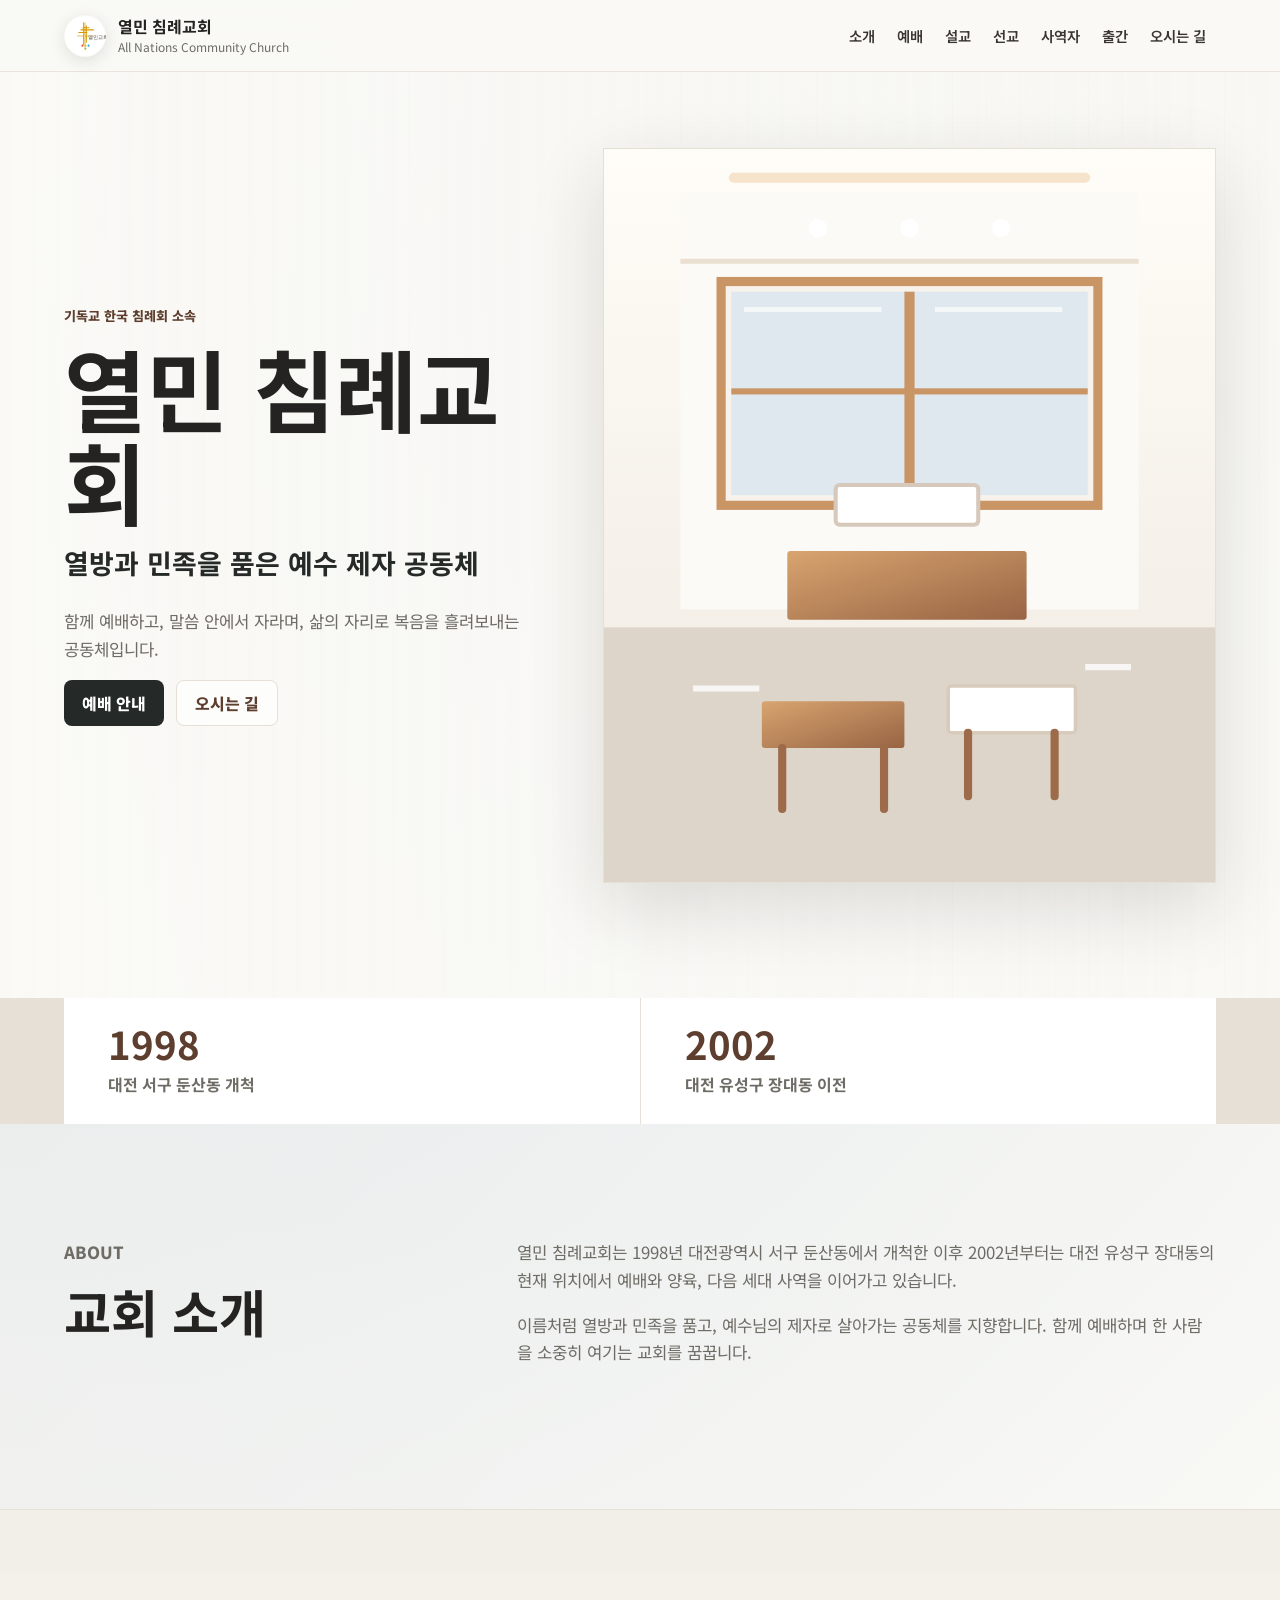
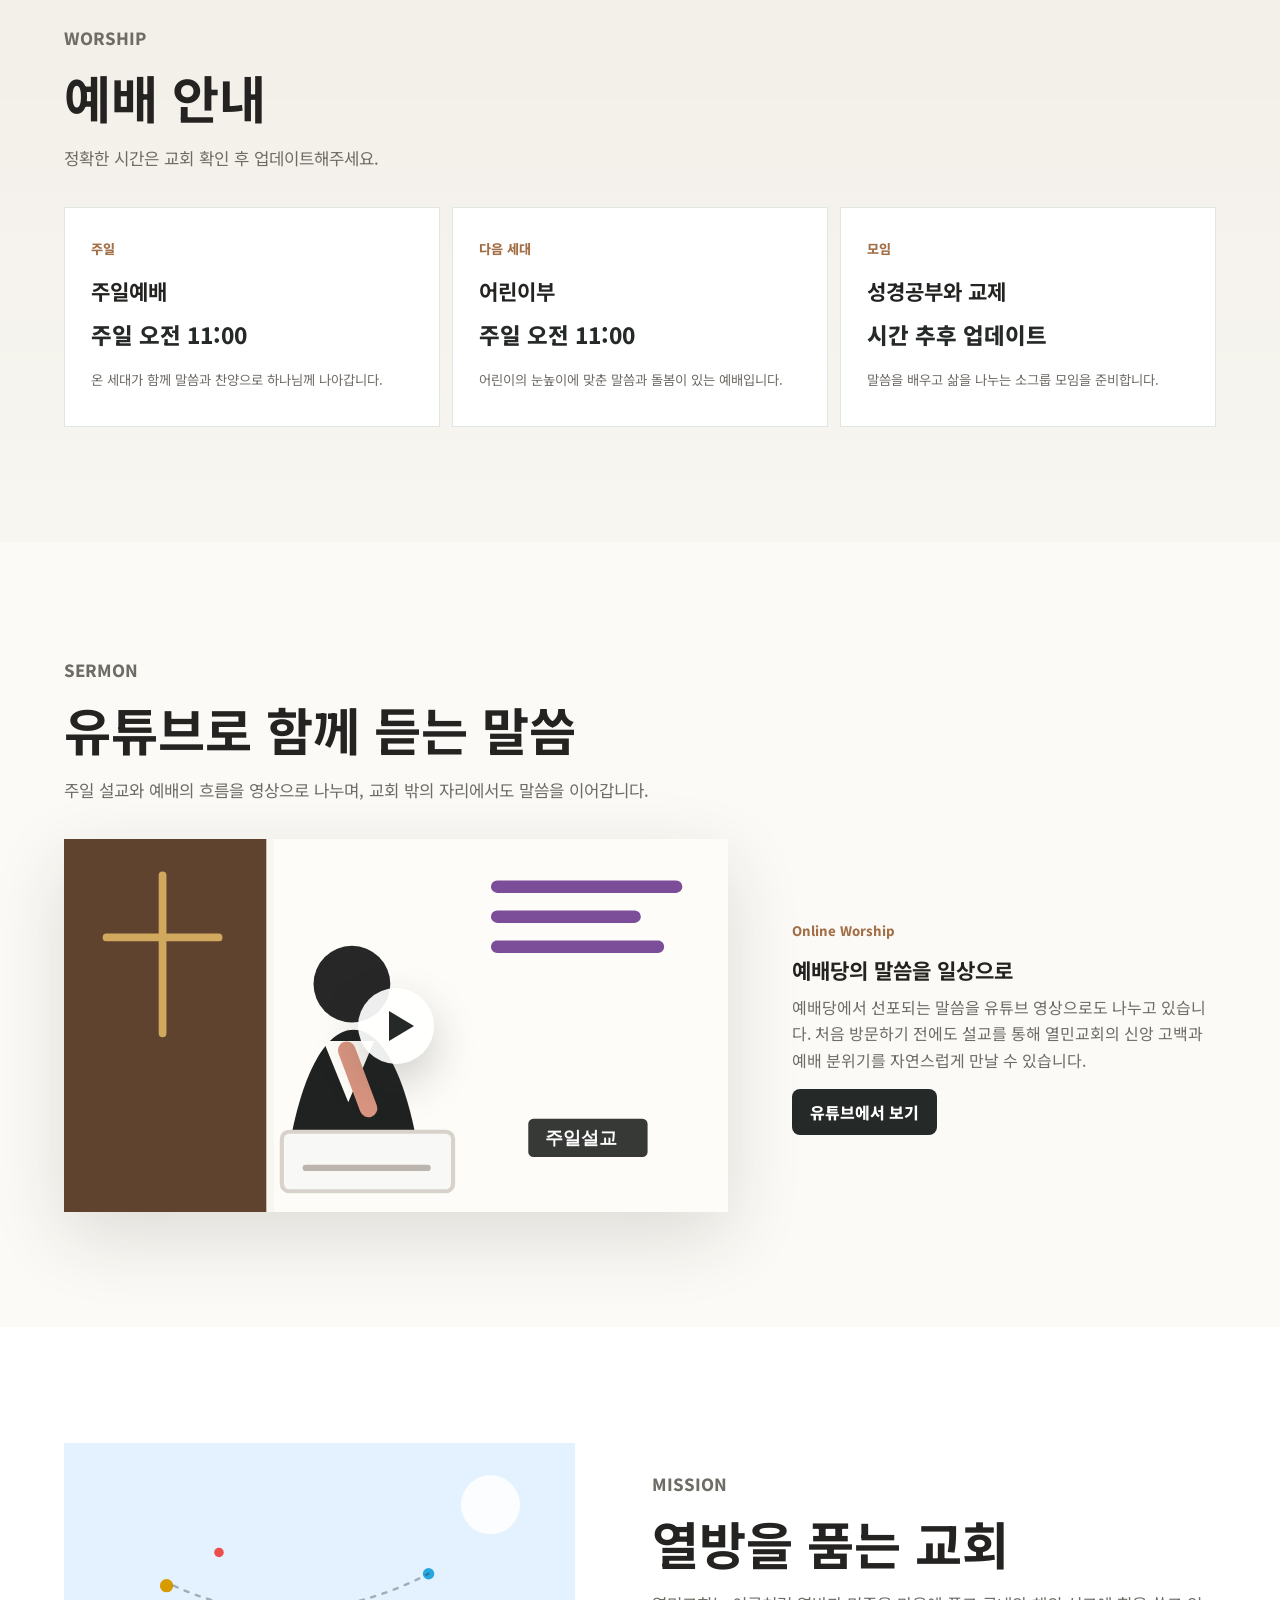
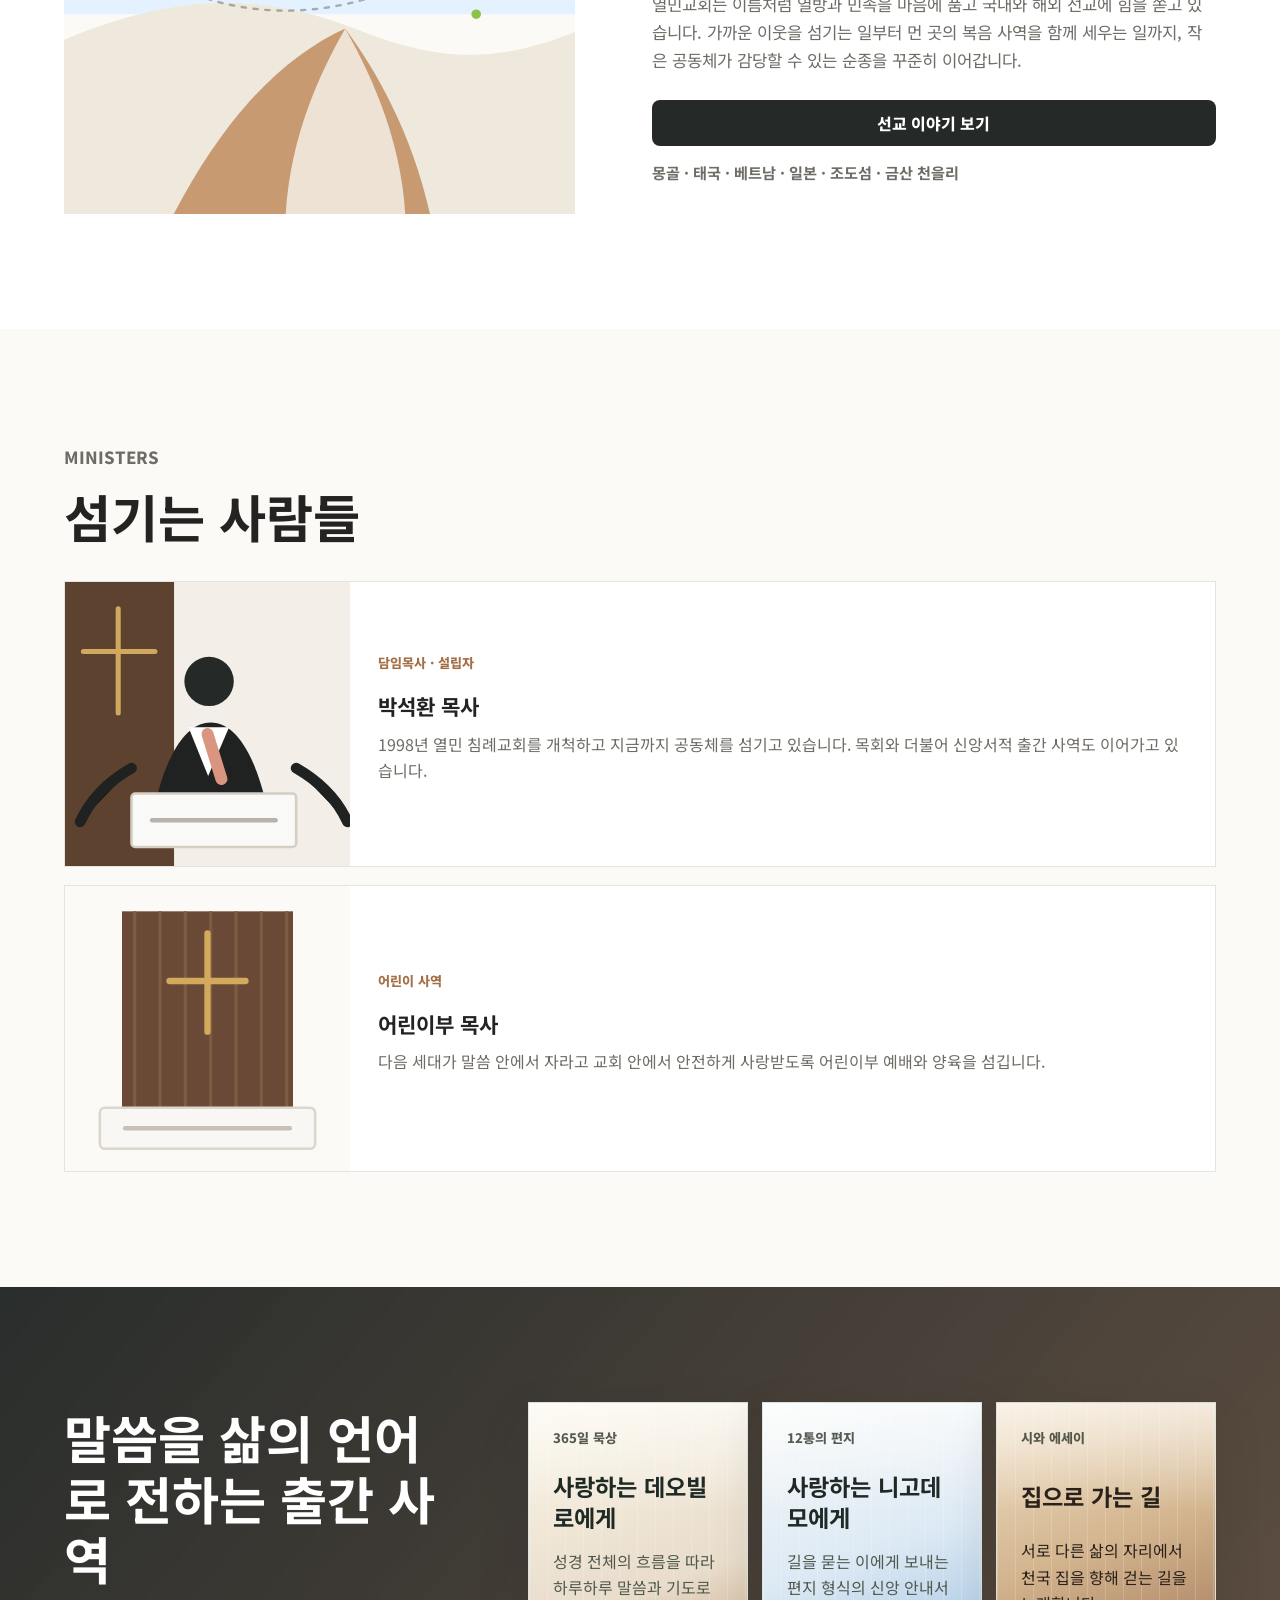
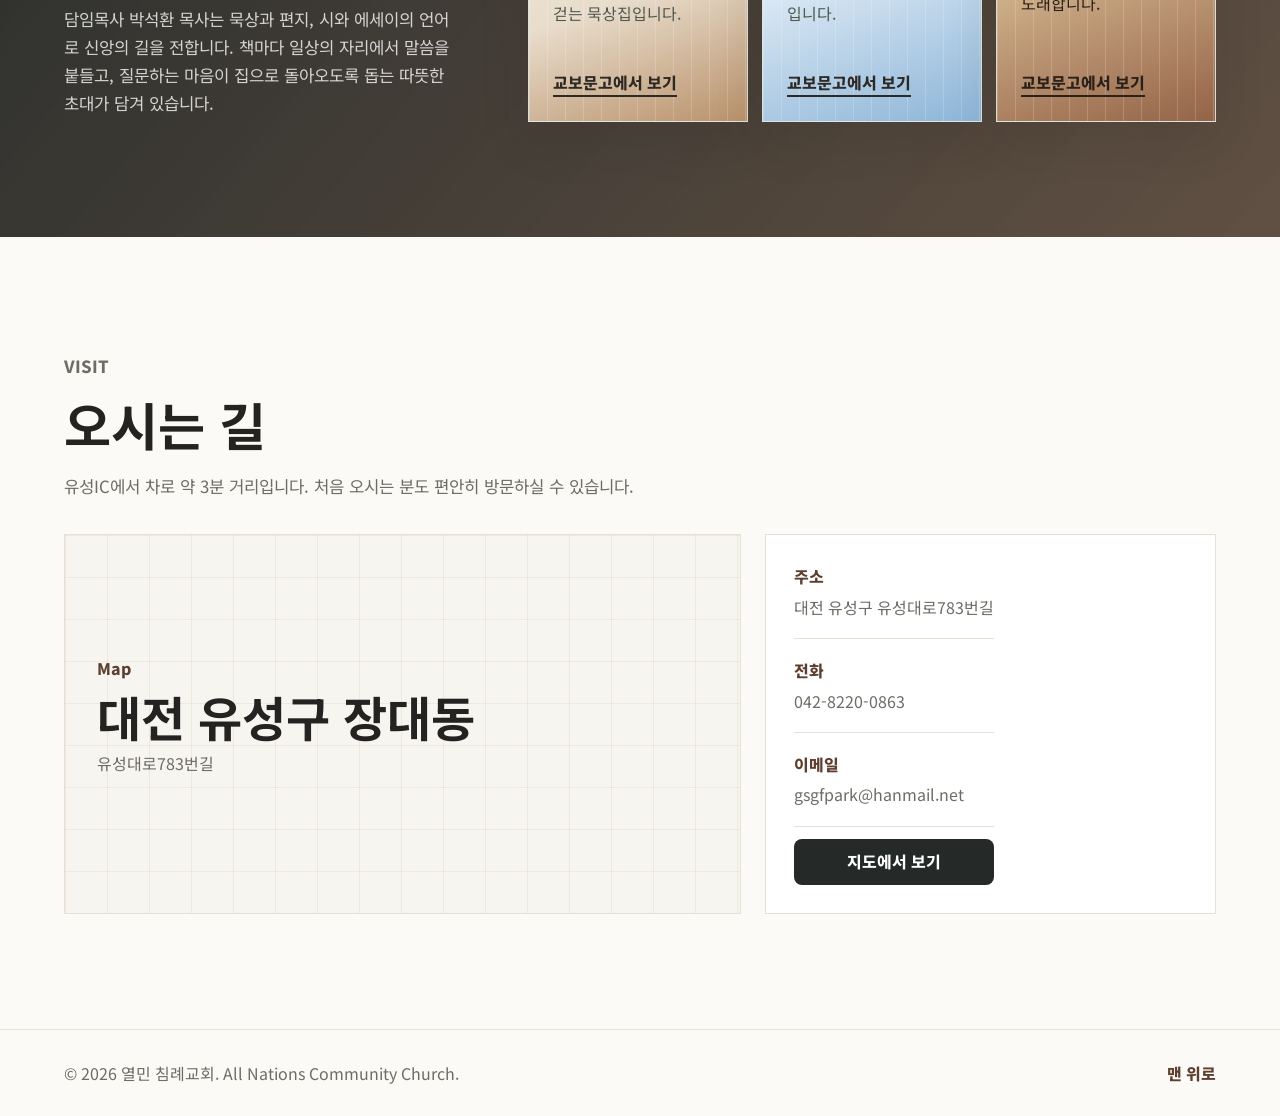
<file: index.html>
<!doctype html>
<html lang="ko">
  <head>
    <meta charset="utf-8" />
    <meta name="viewport" content="width=device-width, initial-scale=1" />
    <meta
      name="description"
      content="열민 침례교회는 대전 유성구 장대동에 위치한 기독교 한국 침례회 교회이며 열방과 민족을 품은 예수 제자 공동체입니다."
    />
    <title>열민 침례교회 | All Nations Community Church</title>
    <link rel="preconnect" href="https://fonts.googleapis.com" />
    <link rel="preconnect" href="https://fonts.gstatic.com" crossorigin />
    <link
      href="https://fonts.googleapis.com/css2?family=Noto+Sans+KR:wght@400;500;700;800&display=swap"
      rel="stylesheet"
    />
    <link rel="stylesheet" href="styles.css" />
  </head>
  <body>
    <header class="site-header" data-header>
      <a class="brand" href="#home" aria-label="열민 침례교회 홈">
        <img class="brand-logo" src="assets/yulmin-logo.svg" alt="" />
        <span>
          <strong>열민 침례교회</strong>
          <small>All Nations Community Church</small>
        </span>
      </a>

      <button class="nav-toggle" type="button" aria-expanded="false" aria-controls="site-nav">
        <span></span>
        <span></span>
        <span></span>
        <span class="sr-only">메뉴 열기</span>
      </button>

      <nav class="site-nav" id="site-nav" aria-label="주요 메뉴">
        <a href="#about">소개</a>
        <a href="#worship">예배</a>
        <a href="#sermon">설교</a>
        <a href="missions.html">선교</a>
        <a href="#ministers">사역자</a>
        <a href="#books">출간</a>
        <a href="#visit">오시는 길</a>
      </nav>
    </header>

    <main>
      <section class="hero section" id="home">
        <div class="hero-copy">
          <p class="eyebrow">기독교 한국 침례회 소속</p>
          <h1>열민 침례교회</h1>
          <p class="hero-subtitle">열방과 민족을 품은 예수 제자 공동체</p>
          <p class="hero-text">
            함께 예배하고, 말씀 안에서 자라며, 삶의 자리로
            복음을 흘려보내는 공동체입니다.
          </p>
          <div class="hero-actions">
            <a class="button primary" href="#worship">예배 안내</a>
            <a class="button ghost" href="#visit">오시는 길</a>
          </div>
        </div>
        <figure class="hero-visual">
          <img src="assets/church-lounge.svg" alt="화이트 우드 톤의 밝은 교회 공간 이미지" />
        </figure>
      </section>

      <section class="section intro-strip" aria-label="교회 핵심 정보">
        <div>
          <strong>1998</strong>
          <span>대전 서구 둔산동 개척</span>
        </div>
        <div>
          <strong>2002</strong>
          <span>대전 유성구 장대동 이전</span>
        </div>
      </section>

      <section class="section split" id="about">
        <div class="section-heading">
          <p class="eyebrow">About</p>
          <h2>교회 소개</h2>
        </div>
        <div class="section-body">
          <p>
            열민 침례교회는 1998년 대전광역시 서구 둔산동에서 개척한 이후
            2002년부터는 대전 유성구 장대동의 현재 위치에서 예배와 양육,
            다음 세대 사역을 이어가고 있습니다.
          </p>
          <p>
            이름처럼 열방과 민족을 품고, 예수님의 제자로 살아가는 공동체를 지향합니다.
            함께 예배하며 한 사람을 소중히 여기는 교회를 꿈꿉니다.
          </p>
        </div>
      </section>

      <section class="section worship" id="worship">
        <div class="section-heading">
          <p class="eyebrow">Worship</p>
          <h2>예배 안내</h2>
          <p>정확한 시간은 교회 확인 후 업데이트해주세요.</p>
        </div>
        <div class="worship-grid">
          <article class="info-card">
            <span class="card-label">주일</span>
            <h3>주일예배</h3>
            <p>주일 오전 11:00</p>
            <small>온 세대가 함께 말씀과 찬양으로 하나님께 나아갑니다.</small>
          </article>
          <article class="info-card">
            <span class="card-label">다음 세대</span>
            <h3>어린이부</h3>
            <p>주일 오전 11:00</p>
            <small>어린이의 눈높이에 맞춘 말씀과 돌봄이 있는 예배입니다.</small>
          </article>
          <article class="info-card">
            <span class="card-label">모임</span>
            <h3>성경공부와 교제</h3>
            <p>시간 추후 업데이트</p>
            <small>말씀을 배우고 삶을 나누는 소그룹 모임을 준비합니다.</small>
          </article>
        </div>
      </section>

      <section class="section sermon" id="sermon">
        <div class="section-heading">
          <p class="eyebrow">Sermon</p>
          <h2>유튜브로 함께 듣는 말씀</h2>
          <p>주일 설교와 예배의 흐름을 영상으로 나누며, 교회 밖의 자리에서도 말씀을 이어갑니다.</p>
        </div>
        <div class="sermon-layout">
          <a class="sermon-feature" href="https://www.youtube.com/results?search_query=%EC%97%B4%EB%AF%BC%EA%B5%90%ED%9A%8C+%EB%B0%95%EC%84%9D%ED%99%98+%EC%84%A4%EA%B5%90" target="_blank" rel="noreferrer" aria-label="열민교회 설교 유튜브 검색 결과 보기">
            <img src="assets/sermon-youtube.svg" alt="담임목사 설교 영상 썸네일 이미지" />
            <span class="play-button" aria-hidden="true"></span>
          </a>
          <div class="sermon-copy">
            <span>Online Worship</span>
            <h3>예배당의 말씀을 일상으로</h3>
            <p>
              예배당에서 선포되는 말씀을 유튜브 영상으로도 나누고 있습니다. 처음 방문하기
              전에도 설교를 통해 열민교회의 신앙 고백과 예배 분위기를 자연스럽게 만날 수 있습니다.
            </p>
            <a class="button primary" href="https://www.youtube.com/results?search_query=%EC%97%B4%EB%AF%BC%EA%B5%90%ED%9A%8C+%EB%B0%95%EC%84%9D%ED%99%98+%EC%84%A4%EA%B5%90" target="_blank" rel="noreferrer">
              유튜브에서 보기
            </a>
          </div>
        </div>
      </section>

      <section class="section mission" id="mission">
        <div class="mission-visual">
          <img src="assets/mission-path.svg" alt="국내와 해외 선교를 상징하는 길과 빛 이미지" />
        </div>
        <div class="mission-copy">
          <p class="eyebrow">Mission</p>
          <h2>열방을 품는 교회</h2>
          <p>
            열민교회는 이름처럼 열방과 민족을 마음에 품고 국내와 해외 선교에 힘을 쏟고
            있습니다. 가까운 이웃을 섬기는 일부터 먼 곳의 복음 사역을 함께 세우는 일까지,
            작은 공동체가 감당할 수 있는 순종을 꾸준히 이어갑니다.
          </p>
          <div class="mission-links">
            <a class="button primary" href="missions.html">선교 이야기 보기</a>
            <span>몽골 · 태국 · 베트남 · 일본 · 조도섬 · 금산 천을리</span>
          </div>
        </div>
      </section>

      <section class="section ministers" id="ministers">
        <div class="section-heading">
          <p class="eyebrow">Ministers</p>
          <h2>섬기는 사람들</h2>
        </div>
        <div class="minister-list">
          <article class="minister-card">
            <img src="assets/pastor-sermon.svg" alt="예배당에서 말씀을 전하는 박석환 담임목사 이미지" />
            <div>
              <span>담임목사 · 설립자</span>
              <h3>박석환 목사</h3>
              <p>
                1998년 열민 침례교회를 개척하고 지금까지 공동체를 섬기고 있습니다.
                목회와 더불어 신앙서적 출간 사역도 이어가고 있습니다.
              </p>
            </div>
          </article>
          <article class="minister-card">
            <img src="assets/sanctuary-wood.svg" alt="나무 십자가가 있는 예배당 이미지" />
            <div>
              <span>어린이 사역</span>
              <h3>어린이부 목사</h3>
              <p>
                다음 세대가 말씀 안에서 자라고 교회 안에서 안전하게 사랑받도록
                어린이부 예배와 양육을 섬깁니다.
              </p>
            </div>
          </article>
        </div>
      </section>

      <section class="section books" id="books">
        <div class="book-copy">
          <p class="eyebrow"></p>
          <h2>말씀을 삶의 언어로 전하는 출간 사역</h2>
          <p>
            담임목사 박석환 목사는 묵상과 편지, 시와 에세이의 언어로 신앙의 길을
            전합니다. 책마다 일상의 자리에서 말씀을 붙들고, 질문하는 마음이 집으로
            돌아오도록 돕는 따뜻한 초대가 담겨 있습니다.
          </p>
        </div>
        <div class="book-shelf" aria-label="박석환 목사 출간 도서">
          <article class="book-card book-card-theophilus">
            <span>365일 묵상</span>
            <h3>사랑하는 데오빌로에게</h3>
            <p>성경 전체의 흐름을 따라 하루하루 말씀과 기도로 걷는 묵상집입니다.</p>
            <a href="https://product.kyobobook.co.kr/detail/S000000599469" target="_blank" rel="noreferrer">
              교보문고에서 보기
            </a>
          </article>
          <article class="book-card book-card-nicodemus">
            <span>12통의 편지</span>
            <h3>사랑하는 니고데모에게</h3>
            <p>길을 묻는 이에게 보내는 편지 형식의 신앙 안내서입니다.</p>
            <a href="https://product.kyobobook.co.kr/detail/S000217503888" target="_blank" rel="noreferrer">
              교보문고에서 보기
            </a>
          </article>
          <article class="book-card book-card-home">
            <span>시와 에세이</span>
            <h3>집으로 가는 길</h3>
            <p>서로 다른 삶의 자리에서 천국 집을 향해 걷는 길을 노래합니다.</p>
            <a href="https://product.kyobobook.co.kr/detail/S000219744110" target="_blank" rel="noreferrer">
              교보문고에서 보기
            </a>
          </article>
        </div>
      </section>

      <section class="section visit" id="visit">
        <div class="section-heading">
          <p class="eyebrow">Visit</p>
          <h2>오시는 길</h2>
          <p>유성IC에서 차로 약 3분 거리입니다. 처음 오시는 분도 편안히 방문하실 수 있습니다.</p>
        </div>
        <div class="visit-layout">
          <div class="map-placeholder" aria-label="지도 자리">
            <span>Map</span>
            <strong>대전 유성구 장대동</strong>
            <p>유성대로783번길</p>
          </div>
          <div class="visit-info">
            <dl>
              <div>
                <dt>주소</dt>
                <dd>대전 유성구 유성대로783번길</dd>
              </div>
              <div>
                <dt>전화</dt>
                <dd><a href="tel:04282200863">042-8220-0863</a></dd>
              </div>
              <div>
                <dt>이메일</dt>
                <dd><a href="mailto:gsgfpark@hanmail.net">gsgfpark@hanmail.net</a></dd>
              </div>
            </dl>
            <a class="button primary" href="https://map.naver.com/p/search/%EB%8C%80%EC%A0%84%20%EC%9C%A0%EC%84%B1%EA%B5%AC%20%EC%9C%A0%EC%84%B1%EB%8C%80%EB%A1%9C783%EB%B2%88%EA%B8%B8%20%EC%97%B4%EB%AF%BC%EA%B5%90%ED%9A%8C" target="_blank" rel="noreferrer">
              지도에서 보기
            </a>
          </div>
        </div>
      </section>
    </main>

    <footer class="site-footer">
      <p>© <span data-year></span> 열민 침례교회. All Nations Community Church.</p>
      <a href="#home">맨 위로</a>
    </footer>

    <script src="script.js"></script>
  </body>
</html>
</file>
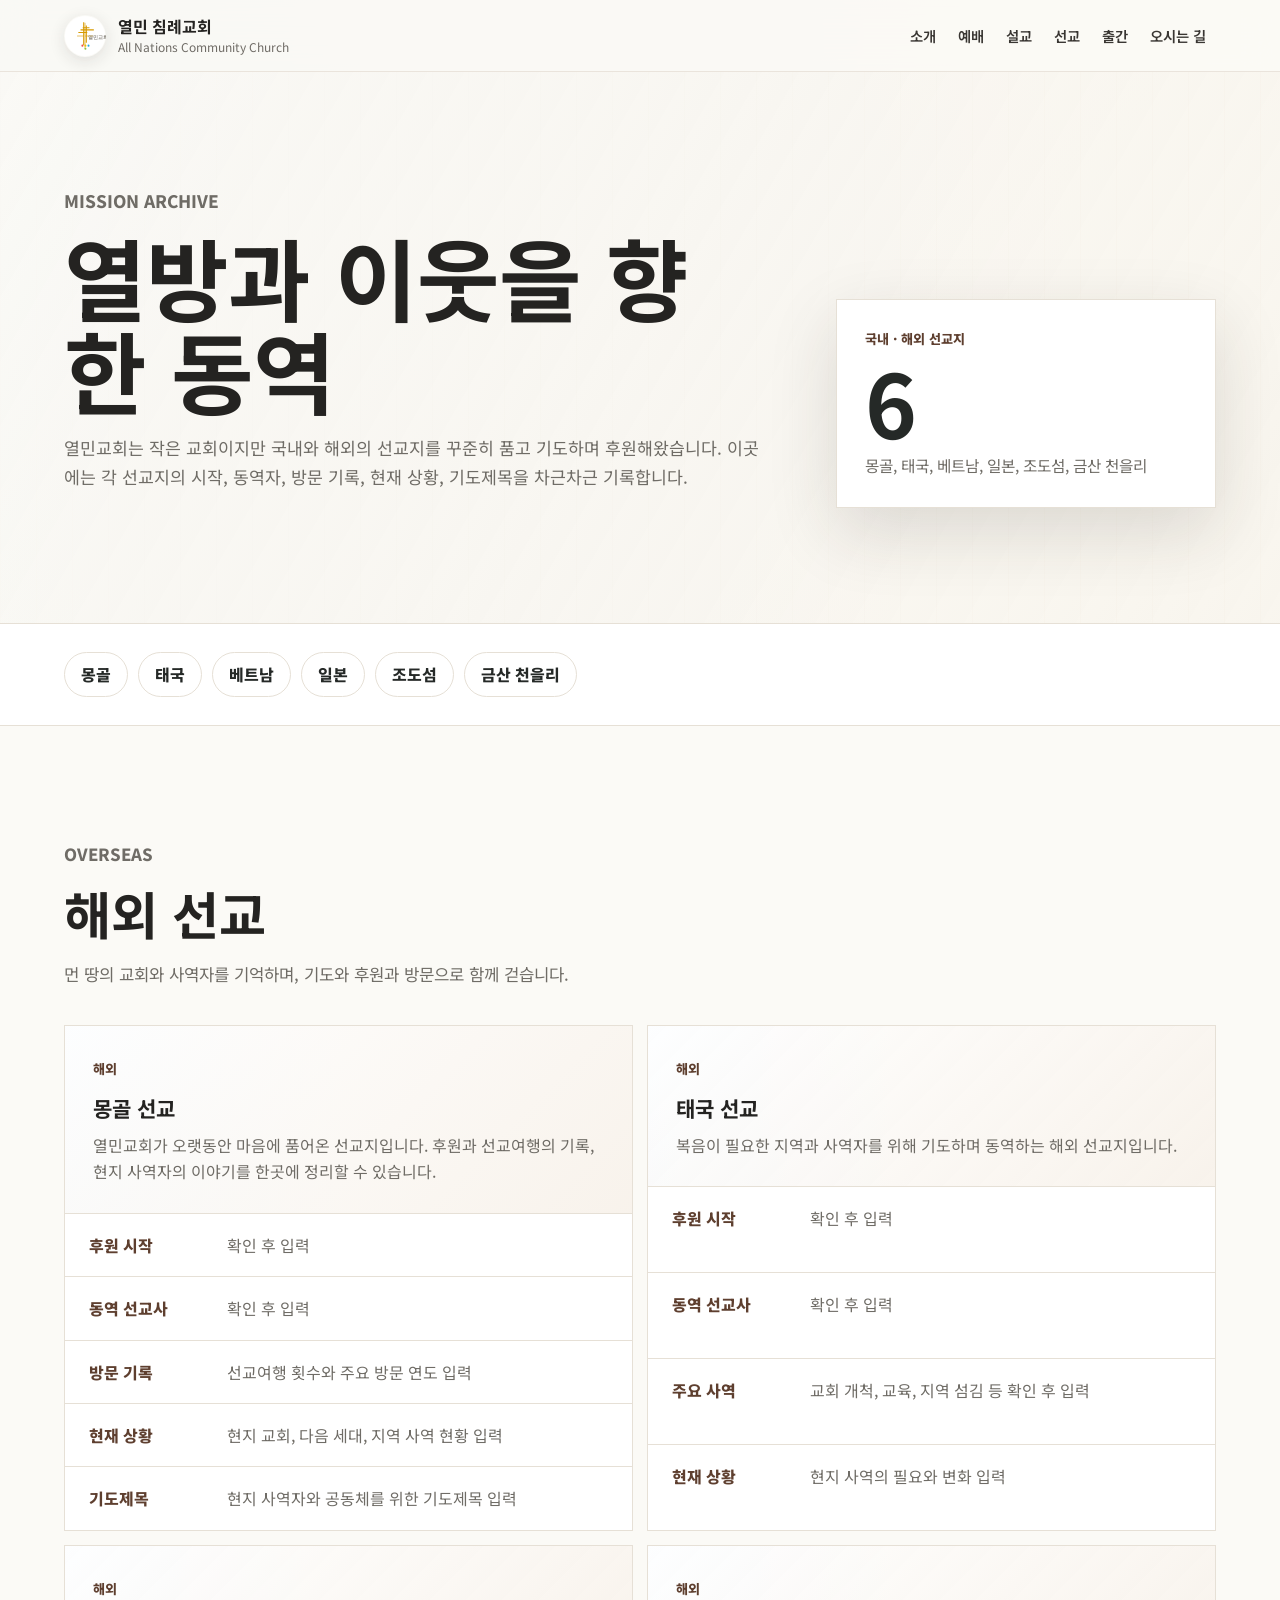
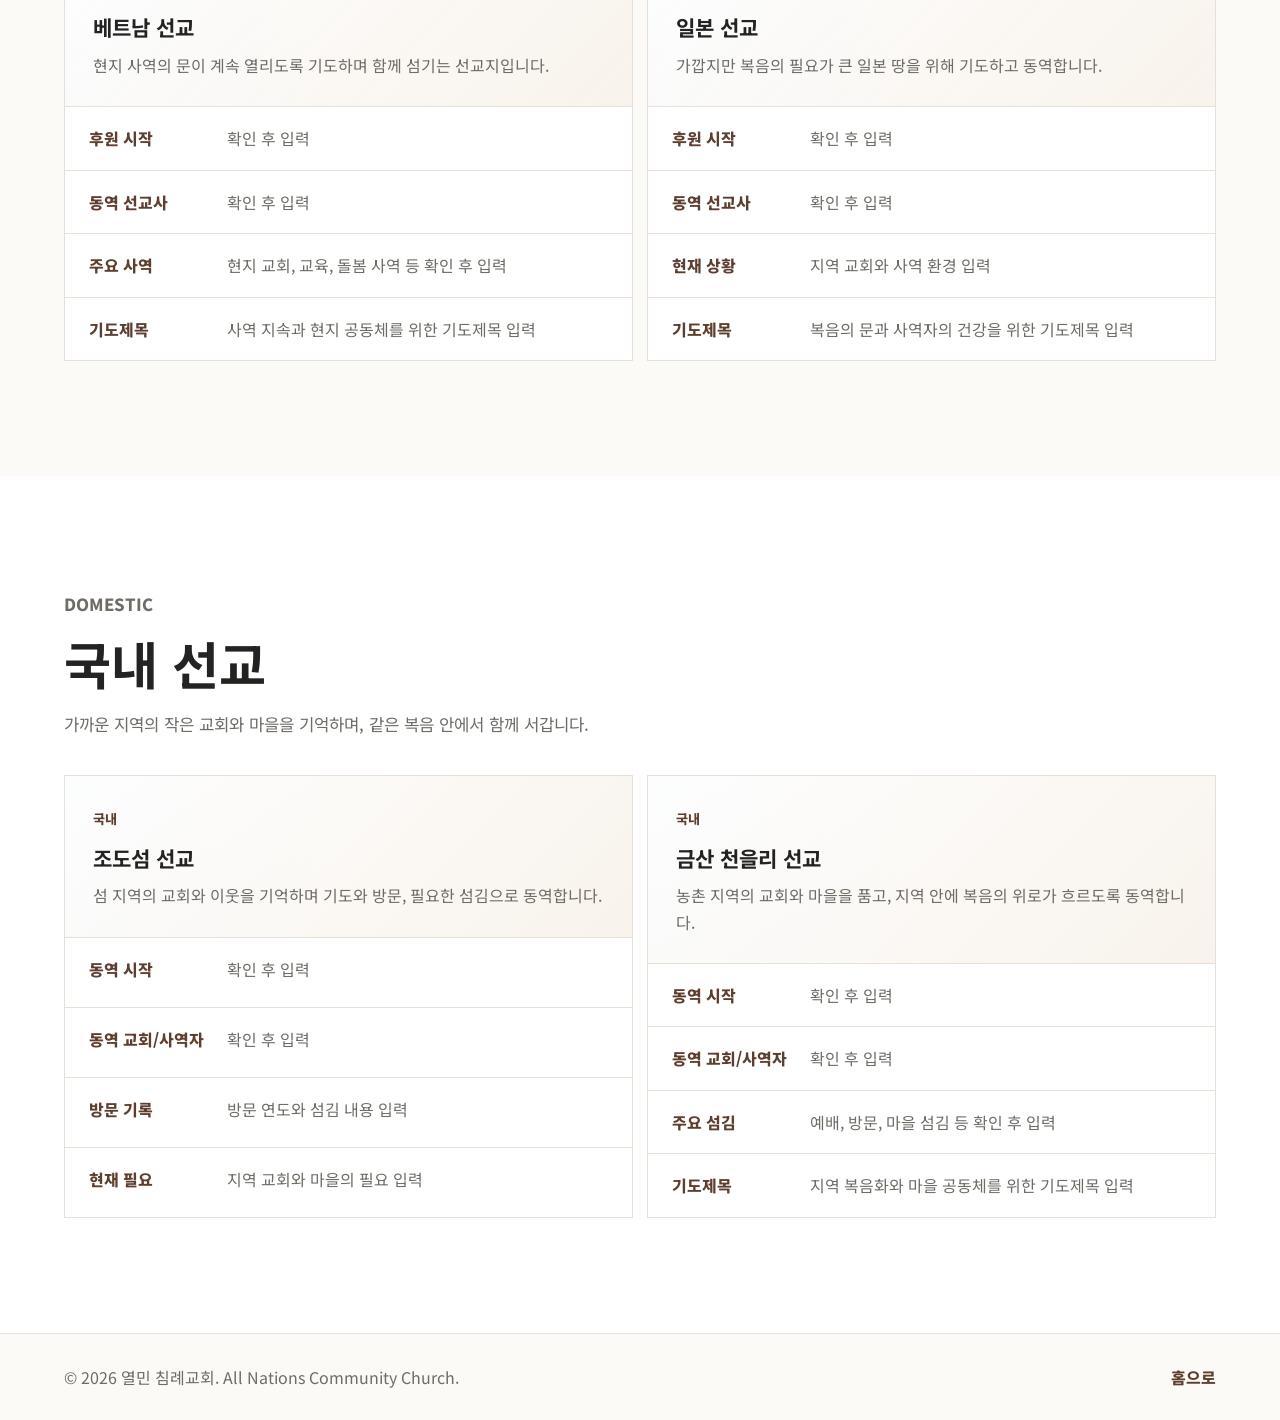
<file: missions.html>
<!doctype html>
<html lang="ko">
  <head>
    <meta charset="utf-8" />
    <meta name="viewport" content="width=device-width, initial-scale=1" />
    <meta
      name="description"
      content="열민 침례교회의 국내와 해외 선교 이야기입니다. 몽골, 태국, 베트남, 일본, 조도섬, 금산 천을리 선교 동역을 소개합니다."
    />
    <title>선교 이야기 | 열민 침례교회</title>
    <link rel="preconnect" href="https://fonts.googleapis.com" />
    <link rel="preconnect" href="https://fonts.gstatic.com" crossorigin />
    <link
      href="https://fonts.googleapis.com/css2?family=Noto+Sans+KR:wght@400;500;700;800&display=swap"
      rel="stylesheet"
    />
    <link rel="stylesheet" href="styles.css" />
  </head>
  <body>
    <header class="site-header" data-header>
      <a class="brand" href="index.html#home" aria-label="열민 침례교회 홈">
        <img class="brand-logo" src="assets/yulmin-logo.svg" alt="" />
        <span>
          <strong>열민 침례교회</strong>
          <small>All Nations Community Church</small>
        </span>
      </a>

      <button class="nav-toggle" type="button" aria-expanded="false" aria-controls="site-nav">
        <span></span>
        <span></span>
        <span></span>
        <span class="sr-only">메뉴 열기</span>
      </button>

      <nav class="site-nav" id="site-nav" aria-label="주요 메뉴">
        <a href="index.html#about">소개</a>
        <a href="index.html#worship">예배</a>
        <a href="index.html#sermon">설교</a>
        <a href="missions.html">선교</a>
        <a href="index.html#books">출간</a>
        <a href="index.html#visit">오시는 길</a>
      </nav>
    </header>

    <main>
      <section class="page-hero section">
        <div>
          <p class="eyebrow">Mission Archive</p>
          <h1>열방과 이웃을 향한 동역</h1>
          <p>
            열민교회는 작은 교회이지만 국내와 해외의 선교지를 꾸준히 품고 기도하며
            후원해왔습니다. 이곳에는 각 선교지의 시작, 동역자, 방문 기록, 현재 상황,
            기도제목을 차근차근 기록합니다.
          </p>
        </div>
        <div class="page-hero-panel">
          <span>국내 · 해외 선교지</span>
          <strong>6</strong>
          <p>몽골, 태국, 베트남, 일본, 조도섬, 금산 천을리</p>
        </div>
      </section>

      <section class="section mission-index" aria-label="선교지 바로가기">
        <a href="#mongolia">몽골</a>
        <a href="#thailand">태국</a>
        <a href="#vietnam">베트남</a>
        <a href="#japan">일본</a>
        <a href="#jodo">조도섬</a>
        <a href="#cheoneul">금산 천을리</a>
      </section>

      <section class="section mission-archive" aria-labelledby="overseas-title">
        <div class="archive-heading">
          <p class="eyebrow">Overseas</p>
          <h2 id="overseas-title">해외 선교</h2>
          <p>먼 땅의 교회와 사역자를 기억하며, 기도와 후원과 방문으로 함께 걷습니다.</p>
        </div>

        <div class="mission-detail-list">
          <article class="mission-detail" id="mongolia">
            <div class="mission-detail-top">
              <span>해외</span>
              <h3>몽골 선교</h3>
              <p>
                열민교회가 오랫동안 마음에 품어온 선교지입니다. 후원과 선교여행의 기록,
                현지 사역자의 이야기를 한곳에 정리할 수 있습니다.
              </p>
            </div>
            <dl class="mission-facts">
              <div>
                <dt>후원 시작</dt>
                <dd>확인 후 입력</dd>
              </div>
              <div>
                <dt>동역 선교사</dt>
                <dd>확인 후 입력</dd>
              </div>
              <div>
                <dt>방문 기록</dt>
                <dd>선교여행 횟수와 주요 방문 연도 입력</dd>
              </div>
              <div>
                <dt>현재 상황</dt>
                <dd>현지 교회, 다음 세대, 지역 사역 현황 입력</dd>
              </div>
              <div>
                <dt>기도제목</dt>
                <dd>현지 사역자와 공동체를 위한 기도제목 입력</dd>
              </div>
            </dl>
          </article>

          <article class="mission-detail" id="thailand">
            <div class="mission-detail-top">
              <span>해외</span>
              <h3>태국 선교</h3>
              <p>복음이 필요한 지역과 사역자를 위해 기도하며 동역하는 해외 선교지입니다.</p>
            </div>
            <dl class="mission-facts">
              <div>
                <dt>후원 시작</dt>
                <dd>확인 후 입력</dd>
              </div>
              <div>
                <dt>동역 선교사</dt>
                <dd>확인 후 입력</dd>
              </div>
              <div>
                <dt>주요 사역</dt>
                <dd>교회 개척, 교육, 지역 섬김 등 확인 후 입력</dd>
              </div>
              <div>
                <dt>현재 상황</dt>
                <dd>현지 사역의 필요와 변화 입력</dd>
              </div>
            </dl>
          </article>

          <article class="mission-detail" id="vietnam">
            <div class="mission-detail-top">
              <span>해외</span>
              <h3>베트남 선교</h3>
              <p>현지 사역의 문이 계속 열리도록 기도하며 함께 섬기는 선교지입니다.</p>
            </div>
            <dl class="mission-facts">
              <div>
                <dt>후원 시작</dt>
                <dd>확인 후 입력</dd>
              </div>
              <div>
                <dt>동역 선교사</dt>
                <dd>확인 후 입력</dd>
              </div>
              <div>
                <dt>주요 사역</dt>
                <dd>현지 교회, 교육, 돌봄 사역 등 확인 후 입력</dd>
              </div>
              <div>
                <dt>기도제목</dt>
                <dd>사역 지속과 현지 공동체를 위한 기도제목 입력</dd>
              </div>
            </dl>
          </article>

          <article class="mission-detail" id="japan">
            <div class="mission-detail-top">
              <span>해외</span>
              <h3>일본 선교</h3>
              <p>가깝지만 복음의 필요가 큰 일본 땅을 위해 기도하고 동역합니다.</p>
            </div>
            <dl class="mission-facts">
              <div>
                <dt>후원 시작</dt>
                <dd>확인 후 입력</dd>
              </div>
              <div>
                <dt>동역 선교사</dt>
                <dd>확인 후 입력</dd>
              </div>
              <div>
                <dt>현재 상황</dt>
                <dd>지역 교회와 사역 환경 입력</dd>
              </div>
              <div>
                <dt>기도제목</dt>
                <dd>복음의 문과 사역자의 건강을 위한 기도제목 입력</dd>
              </div>
            </dl>
          </article>
        </div>
      </section>

      <section class="section mission-archive domestic" aria-labelledby="domestic-title">
        <div class="archive-heading">
          <p class="eyebrow">Domestic</p>
          <h2 id="domestic-title">국내 선교</h2>
          <p>가까운 지역의 작은 교회와 마을을 기억하며, 같은 복음 안에서 함께 서갑니다.</p>
        </div>

        <div class="mission-detail-list two-column">
          <article class="mission-detail" id="jodo">
            <div class="mission-detail-top">
              <span>국내</span>
              <h3>조도섬 선교</h3>
              <p>섬 지역의 교회와 이웃을 기억하며 기도와 방문, 필요한 섬김으로 동역합니다.</p>
            </div>
            <dl class="mission-facts">
              <div>
                <dt>동역 시작</dt>
                <dd>확인 후 입력</dd>
              </div>
              <div>
                <dt>동역 교회/사역자</dt>
                <dd>확인 후 입력</dd>
              </div>
              <div>
                <dt>방문 기록</dt>
                <dd>방문 연도와 섬김 내용 입력</dd>
              </div>
              <div>
                <dt>현재 필요</dt>
                <dd>지역 교회와 마을의 필요 입력</dd>
              </div>
            </dl>
          </article>

          <article class="mission-detail" id="cheoneul">
            <div class="mission-detail-top">
              <span>국내</span>
              <h3>금산 천을리 선교</h3>
              <p>농촌 지역의 교회와 마을을 품고, 지역 안에 복음의 위로가 흐르도록 동역합니다.</p>
            </div>
            <dl class="mission-facts">
              <div>
                <dt>동역 시작</dt>
                <dd>확인 후 입력</dd>
              </div>
              <div>
                <dt>동역 교회/사역자</dt>
                <dd>확인 후 입력</dd>
              </div>
              <div>
                <dt>주요 섬김</dt>
                <dd>예배, 방문, 마을 섬김 등 확인 후 입력</dd>
              </div>
              <div>
                <dt>기도제목</dt>
                <dd>지역 복음화와 마을 공동체를 위한 기도제목 입력</dd>
              </div>
            </dl>
          </article>
        </div>
      </section>
    </main>

    <footer class="site-footer">
      <p>© <span data-year></span> 열민 침례교회. All Nations Community Church.</p>
      <a href="index.html#home">홈으로</a>
    </footer>

    <script src="script.js"></script>
  </body>
</html>
</file>
<file: styles.css>
:root {
  --ink: #242321;
  --muted: #6f6c66;
  --line: #e6e0d6;
  --paper: #fbfaf6;
  --surface: #ffffff;
  --wash: #f2eee7;
  --charcoal: #252927;
  --wood: #a36f47;
  --wood-dark: #5e3f2f;
  --brick: #b47a55;
  --sky: #74aee8;
  --shadow: 0 24px 70px rgba(42, 37, 31, 0.14);
  --radius: 8px;
}

* {
  box-sizing: border-box;
}

html {
  scroll-behavior: smooth;
}

body {
  margin: 0;
  background:
    radial-gradient(circle at 14% 8%, rgba(116, 174, 232, 0.14), transparent 30%),
    linear-gradient(135deg, rgba(156, 109, 79, 0.08), transparent 40%),
    var(--paper);
  color: var(--ink);
  font-family: "Noto Sans KR", system-ui, -apple-system, BlinkMacSystemFont, "Segoe UI", sans-serif;
  line-height: 1.65;
}

body.nav-open {
  overflow: hidden;
}

img {
  display: block;
  max-width: 100%;
}

a {
  color: inherit;
  text-decoration: none;
}

.sr-only {
  position: absolute;
  width: 1px;
  height: 1px;
  padding: 0;
  margin: -1px;
  overflow: hidden;
  clip: rect(0, 0, 0, 0);
  white-space: nowrap;
  border: 0;
}

.site-header {
  position: sticky;
  top: 0;
  z-index: 20;
  display: flex;
  align-items: center;
  justify-content: space-between;
  gap: 24px;
  min-height: 72px;
  padding: 14px clamp(20px, 5vw, 72px);
  border-bottom: 1px solid rgba(230, 224, 214, 0.82);
  background: rgba(251, 250, 246, 0.92);
  backdrop-filter: blur(16px);
}

.brand {
  display: inline-flex;
  align-items: center;
  gap: 12px;
  min-width: 0;
}

.brand-logo {
  width: 42px;
  height: 42px;
  border-radius: 50%;
  box-shadow: 0 4px 16px rgba(42, 37, 31, 0.12);
}

.brand strong,
.brand small {
  display: block;
  line-height: 1.2;
}

.brand strong {
  font-size: 1rem;
}

.brand small {
  margin-top: 4px;
  color: var(--muted);
  font-size: 0.75rem;
}

.site-nav {
  display: flex;
  align-items: center;
  gap: 2px;
}

.site-nav a {
  padding: 8px 10px;
  border-radius: 999px;
  color: #393632;
  font-size: 0.9rem;
  font-weight: 600;
}

.site-nav a:hover,
.site-nav a:focus-visible {
  background: var(--wash);
  outline: none;
}

.nav-toggle {
  display: none;
  width: 42px;
  height: 42px;
  border: 1px solid var(--line);
  border-radius: var(--radius);
  background: var(--surface);
}

.nav-toggle span:not(.sr-only) {
  display: block;
  width: 18px;
  height: 2px;
  margin: 4px auto;
  background: var(--ink);
  transition: transform 180ms ease, opacity 180ms ease;
}

.section {
  padding: clamp(64px, 9vw, 116px) clamp(20px, 5vw, 72px);
}

.hero {
  display: grid;
  grid-template-columns: minmax(0, 0.86fr) minmax(360px, 1.14fr);
  align-items: center;
  gap: clamp(36px, 6vw, 86px);
  min-height: calc(94vh - 72px);
  padding-top: clamp(40px, 6vw, 76px);
  background:
    linear-gradient(90deg, rgba(251, 250, 246, 0.95), rgba(251, 250, 246, 0.74)),
    repeating-linear-gradient(90deg, rgba(156, 109, 79, 0.07) 0 1px, transparent 1px 34px);
}

.eyebrow {
  margin: 0 0 14px;
  color: var(--wood-dark);
  font-size: 0.82rem;
  font-weight: 800;
  letter-spacing: 0;
  text-transform: uppercase;
}

h1,
h2,
h3,
p {
  margin-top: 0;
}

h1 {
  margin-bottom: 18px;
  font-size: clamp(3rem, 7vw, 6.1rem);
  line-height: 1.04;
  letter-spacing: 0;
}

h2 {
  margin-bottom: 18px;
  font-size: clamp(2rem, 4vw, 3.6rem);
  line-height: 1.18;
  letter-spacing: 0;
}

h3 {
  margin-bottom: 10px;
  font-size: 1.32rem;
  line-height: 1.35;
}

.hero-subtitle {
  color: var(--charcoal);
  font-size: clamp(1.15rem, 2.1vw, 1.72rem);
  font-weight: 700;
  line-height: 1.35;
}

.hero-text,
.section-body,
.section-heading p,
.book-copy p {
  color: var(--muted);
  font-size: 1.05rem;
}

.hero-text {
  max-width: 640px;
}

.hero-actions,
.visit-info {
  display: flex;
  flex-wrap: wrap;
  gap: 12px;
}

.button {
  display: inline-flex;
  min-height: 46px;
  align-items: center;
  justify-content: center;
  border-radius: var(--radius);
  padding: 11px 18px;
  font-weight: 800;
  line-height: 1.2;
}

.button.primary {
  background: var(--charcoal);
  color: white;
}

.button.ghost {
  border: 1px solid var(--line);
  background: rgba(255, 255, 255, 0.72);
  color: var(--wood-dark);
}

.hero-visual {
  margin: 0;
  border: 1px solid rgba(227, 222, 209, 0.9);
  border-radius: 0;
  box-shadow: var(--shadow);
  overflow: hidden;
}

.hero-visual img {
  width: 100%;
  aspect-ratio: 5 / 6;
  object-fit: cover;
}

.intro-strip {
  display: grid;
  grid-template-columns: repeat(2, 1fr);
  gap: 1px;
  padding-top: 0;
  padding-bottom: 0;
  background: var(--line);
}

.intro-strip div {
  min-height: 126px;
  padding: 26px clamp(22px, 4vw, 44px);
  background: var(--surface);
}

.intro-strip strong {
  display: block;
  margin-bottom: 8px;
  color: var(--wood-dark);
  font-size: clamp(1.8rem, 3vw, 2.6rem);
  line-height: 1;
}

.intro-strip span {
  color: var(--muted);
  font-weight: 700;
}

.split {
  display: grid;
  grid-template-columns: minmax(220px, 0.7fr) minmax(0, 1.3fr);
  gap: clamp(28px, 6vw, 84px);
  border-bottom: 1px solid var(--line);
}

.section-body {
  max-width: 820px;
}

.worship {
  background:
    linear-gradient(180deg, rgba(242, 238, 231, 0.92), rgba(248, 246, 241, 0.9)),
    #f7f5ef;
}

.section-heading {
  max-width: 760px;
  margin-bottom: 34px;
}

.worship-grid {
  display: grid;
  grid-template-columns: repeat(3, minmax(0, 1fr));
  gap: 12px;
}

.info-card,
.minister-card,
.book-card {
  border: 1px solid rgba(221, 229, 224, 0.9);
  border-radius: 0;
  background: var(--surface);
}

.info-card {
  min-height: 220px;
  padding: 26px;
}

.card-label,
.minister-card span,
.book-card span {
  display: inline-block;
  margin-bottom: 18px;
  color: var(--wood);
  font-size: 0.82rem;
  font-weight: 800;
}

.info-card p {
  margin-bottom: 12px;
  color: var(--charcoal);
  font-size: 1.4rem;
  font-weight: 800;
}

.info-card small,
.minister-card p,
.book-card p,
.visit-info dd {
  color: var(--muted);
}

.sermon {
  background: var(--paper);
}

.sermon-layout {
  display: grid;
  grid-template-columns: minmax(0, 1.22fr) minmax(300px, 0.78fr);
  gap: clamp(28px, 5vw, 70px);
  align-items: center;
}

.sermon-feature {
  position: relative;
  display: block;
  overflow: hidden;
  box-shadow: var(--shadow);
}

.sermon-feature img {
  width: 100%;
  aspect-ratio: 16 / 9;
  object-fit: cover;
}

.play-button {
  position: absolute;
  left: 50%;
  top: 50%;
  width: 76px;
  height: 76px;
  border-radius: 50%;
  background: rgba(255, 255, 255, 0.92);
  transform: translate(-50%, -50%);
  box-shadow: 0 18px 44px rgba(37, 41, 39, 0.22);
}

.play-button::after {
  content: "";
  position: absolute;
  left: 31px;
  top: 23px;
  border-left: 25px solid var(--charcoal);
  border-top: 15px solid transparent;
  border-bottom: 15px solid transparent;
}

.sermon-copy span {
  display: inline-block;
  margin-bottom: 14px;
  color: var(--wood);
  font-size: 0.82rem;
  font-weight: 800;
}

.sermon-copy p {
  color: var(--muted);
}

.mission {
  display: grid;
  grid-template-columns: minmax(320px, 0.95fr) minmax(0, 1.05fr);
  gap: clamp(32px, 6vw, 82px);
  align-items: center;
  background: #ffffff;
}

.mission-visual {
  overflow: hidden;
}

.mission-visual img {
  width: 100%;
  aspect-ratio: 11 / 8;
  object-fit: cover;
}

.mission-copy {
  max-width: 700px;
}

.mission-copy p {
  color: var(--muted);
  font-size: 1.05rem;
}

.mission-links {
  display: grid;
  gap: 14px;
  margin-top: 26px;
}

.mission-links span {
  color: var(--muted);
  font-size: 0.95rem;
  font-weight: 700;
}

.page-hero {
  display: grid;
  grid-template-columns: minmax(0, 1fr) minmax(260px, 380px);
  gap: clamp(28px, 6vw, 88px);
  align-items: end;
  min-height: 520px;
  background:
    linear-gradient(120deg, rgba(251, 250, 246, 0.95), rgba(248, 244, 236, 0.78)),
    repeating-linear-gradient(90deg, rgba(163, 111, 71, 0.08) 0 1px, transparent 1px 36px);
}

.page-hero h1 {
  max-width: 900px;
}

.page-hero p {
  max-width: 760px;
  color: var(--muted);
  font-size: 1.08rem;
}

.page-hero-panel {
  display: grid;
  gap: 8px;
  padding: 28px;
  border: 1px solid var(--line);
  background: #ffffff;
  box-shadow: var(--shadow);
}

.page-hero-panel span {
  color: var(--wood-dark);
  font-size: 0.82rem;
  font-weight: 800;
}

.page-hero-panel strong {
  color: var(--charcoal);
  font-size: clamp(3rem, 7vw, 5.5rem);
  line-height: 1;
}

.page-hero-panel p {
  margin: 0;
  font-size: 0.98rem;
}

.mission-index {
  display: flex;
  flex-wrap: wrap;
  gap: 10px;
  padding-top: 28px;
  padding-bottom: 28px;
  border-block: 1px solid var(--line);
  background: #ffffff;
}

.mission-index a {
  display: inline-flex;
  min-height: 42px;
  align-items: center;
  border: 1px solid var(--line);
  border-radius: 999px;
  padding: 8px 16px;
  color: var(--charcoal);
  font-weight: 800;
}

.mission-index a:hover,
.mission-index a:focus-visible {
  background: var(--wash);
  outline: none;
}

.mission-archive {
  background: var(--paper);
}

.mission-archive.domestic {
  background: #ffffff;
}

.archive-heading {
  max-width: 820px;
  margin-bottom: 36px;
}

.archive-heading p {
  color: var(--muted);
  font-size: 1.05rem;
}

.mission-detail-list {
  display: grid;
  grid-template-columns: repeat(2, minmax(0, 1fr));
  gap: 14px;
}

.mission-detail-list.two-column {
  grid-template-columns: repeat(2, minmax(0, 1fr));
}

.mission-detail {
  display: grid;
  grid-template-rows: auto 1fr;
  border: 1px solid var(--line);
  background: #ffffff;
  overflow: hidden;
}

.mission-detail:target {
  border-color: rgba(163, 111, 71, 0.62);
  box-shadow: 0 20px 54px rgba(42, 37, 31, 0.12);
}

.mission-detail-top {
  padding: 28px;
  background:
    linear-gradient(135deg, rgba(255, 255, 255, 0.86), rgba(246, 239, 230, 0.78)),
    linear-gradient(90deg, rgba(116, 174, 232, 0.12), transparent 48%);
  border-bottom: 1px solid var(--line);
}

.mission-detail-top span {
  display: inline-block;
  margin-bottom: 14px;
  color: var(--wood-dark);
  font-size: 0.82rem;
  font-weight: 800;
}

.mission-detail-top p {
  margin-bottom: 0;
  color: var(--muted);
}

.mission-facts {
  display: grid;
  margin: 0;
}

.mission-facts div {
  display: grid;
  grid-template-columns: 120px minmax(0, 1fr);
  gap: 18px;
  padding: 18px 24px;
  border-bottom: 1px solid var(--line);
}

.mission-facts div:last-child {
  border-bottom: 0;
}

.mission-facts dt {
  color: var(--wood-dark);
  font-weight: 800;
}

.mission-facts dd {
  margin: 0;
  color: var(--muted);
}

.minister-list {
  display: grid;
  gap: 18px;
}

.minister-card {
  display: grid;
  grid-template-columns: minmax(190px, 0.34fr) minmax(0, 1fr);
  gap: 28px;
  align-items: center;
  padding: 0;
  overflow: hidden;
}

.minister-card img {
  width: 100%;
  aspect-ratio: 1;
  object-fit: cover;
}

.minister-card div {
  padding: 26px 28px 26px 0;
}

.books {
  display: grid;
  grid-template-columns: minmax(260px, 0.72fr) minmax(0, 1.28fr);
  gap: clamp(28px, 6vw, 84px);
  align-items: center;
  background:
    linear-gradient(130deg, rgba(37, 41, 39, 0.98), rgba(83, 65, 52, 0.92)),
    repeating-linear-gradient(0deg, rgba(255, 255, 255, 0.04) 0 1px, transparent 1px 24px);
  color: white;
}

.books .eyebrow,
.books p {
  color: rgba(255, 255, 255, 0.78);
}

.book-shelf {
  display: grid;
  grid-template-columns: repeat(3, minmax(0, 1fr));
  gap: 14px;
}

.book-card {
  position: relative;
  min-height: 320px;
  display: flex;
  flex-direction: column;
  justify-content: space-between;
  padding: 24px;
  overflow: hidden;
  box-shadow: 0 18px 46px rgba(42, 37, 31, 0.14);
}

.book-card::before {
  content: "";
  position: absolute;
  inset: 0;
  background:
    linear-gradient(180deg, rgba(255, 255, 255, 0.58), transparent 34%),
    repeating-linear-gradient(90deg, rgba(255, 255, 255, 0.18) 0 1px, transparent 1px 18px);
  pointer-events: none;
}

.book-card > * {
  position: relative;
}

.book-card h3 {
  color: #1f2a26;
  font-size: 1.45rem;
}

.book-card p {
  color: #51594f;
}

.book-card a {
  display: inline-flex;
  width: fit-content;
  margin-top: 22px;
  color: #2d2924;
  font-weight: 800;
  border-bottom: 2px solid currentColor;
}

.book-card-theophilus {
  background: linear-gradient(160deg, #fbf6e8, #e8dccb 58%, #b9916a);
}

.book-card-nicodemus {
  background: linear-gradient(160deg, #f8f9f8, #dce9f4 48%, #8cb5d8);
}

.book-card-home {
  background: linear-gradient(160deg, #f2e2c8, #d3b58f 45%, #946347);
}

.book-card-home h3,
.book-card-home p,
.book-card-home a {
  color: #2b211b;
}

.book-card span {
  color: rgba(50, 56, 46, 0.82);
}

.book-copy p {
  margin-bottom: 0;
}

.visit-layout {
  display: grid;
  grid-template-columns: minmax(0, 1.2fr) minmax(280px, 0.8fr);
  gap: 24px;
}

.map-placeholder {
  min-height: 360px;
  display: grid;
  align-content: center;
  gap: 8px;
  padding: 32px;
  border: 1px solid var(--line);
  border-radius: 0;
  background:
    linear-gradient(90deg, rgba(156, 109, 79, 0.09) 1px, transparent 1px),
    linear-gradient(rgba(156, 109, 79, 0.09) 1px, transparent 1px),
    #f7f5ef;
  background-size: 42px 42px;
}

.map-placeholder span {
  color: var(--wood-dark);
  font-weight: 800;
}

.map-placeholder strong {
  font-size: clamp(1.8rem, 4vw, 3rem);
  line-height: 1.1;
}

.map-placeholder p {
  color: var(--muted);
}

.visit-info {
  align-content: space-between;
  flex-direction: column;
  padding: 28px;
  border: 1px solid var(--line);
  border-radius: 0;
  background: var(--surface);
}

.visit-info dl {
  margin: 0;
}

.visit-info div {
  padding: 18px 0;
  border-bottom: 1px solid var(--line);
}

.visit-info div:first-child {
  padding-top: 0;
}

.visit-info dt {
  margin-bottom: 4px;
  color: var(--wood-dark);
  font-weight: 800;
}

.visit-info dd {
  margin: 0;
}

.site-footer {
  display: flex;
  flex-wrap: wrap;
  justify-content: space-between;
  gap: 16px;
  padding: 30px clamp(20px, 5vw, 72px);
  border-top: 1px solid var(--line);
  color: var(--muted);
}

.site-footer p {
  margin: 0;
}

.site-footer a {
  color: var(--wood-dark);
  font-weight: 800;
}

@media (max-width: 860px) {
  .nav-toggle {
    display: block;
  }

  .site-nav {
    position: fixed;
    inset: 72px 16px auto 16px;
    display: grid;
    gap: 4px;
    padding: 14px;
    border: 1px solid var(--line);
    border-radius: var(--radius);
    background: var(--surface);
    box-shadow: var(--shadow);
    opacity: 0;
    pointer-events: none;
    transform: translateY(-8px);
    transition: opacity 160ms ease, transform 160ms ease;
  }

  .site-nav.is-open {
    opacity: 1;
    pointer-events: auto;
    transform: translateY(0);
  }

  .nav-toggle.is-open span:nth-child(1) {
    transform: translateY(6px) rotate(45deg);
  }

  .nav-toggle.is-open span:nth-child(2) {
    opacity: 0;
  }

  .nav-toggle.is-open span:nth-child(3) {
    transform: translateY(-6px) rotate(-45deg);
  }

  .hero,
  .split,
  .books,
  .visit-layout,
  .sermon-layout,
  .mission,
  .page-hero,
  .mission-detail-list,
  .mission-detail-list.two-column {
    grid-template-columns: 1fr;
  }

  .hero {
    min-height: auto;
  }

  .hero-visual {
    max-height: 560px;
  }

  .intro-strip,
  .worship-grid,
  .book-shelf {
    grid-template-columns: 1fr;
  }

  .intro-strip div {
    min-height: 116px;
  }
}

@media (max-width: 620px) {
  .site-header {
    min-height: 66px;
    padding-inline: 16px;
  }

  .brand small {
    display: none;
  }

  .section {
    padding: 56px 18px;
  }

  .hero {
    padding-top: 36px;
  }

  .hero-actions .button,
  .visit-info .button {
    width: 100%;
  }

  .minister-card {
    grid-template-columns: 1fr;
  }

  .minister-card img {
    max-height: 280px;
  }

  .minister-card div {
    padding: 0 22px 24px;
  }

  .map-placeholder {
    min-height: 280px;
  }

  .book-card {
    min-height: 260px;
  }

  .mission-index {
    display: grid;
    grid-template-columns: 1fr 1fr;
  }

  .mission-index a {
    justify-content: center;
  }

  .mission-facts div {
    grid-template-columns: 1fr;
    gap: 4px;
  }
}
</file>
